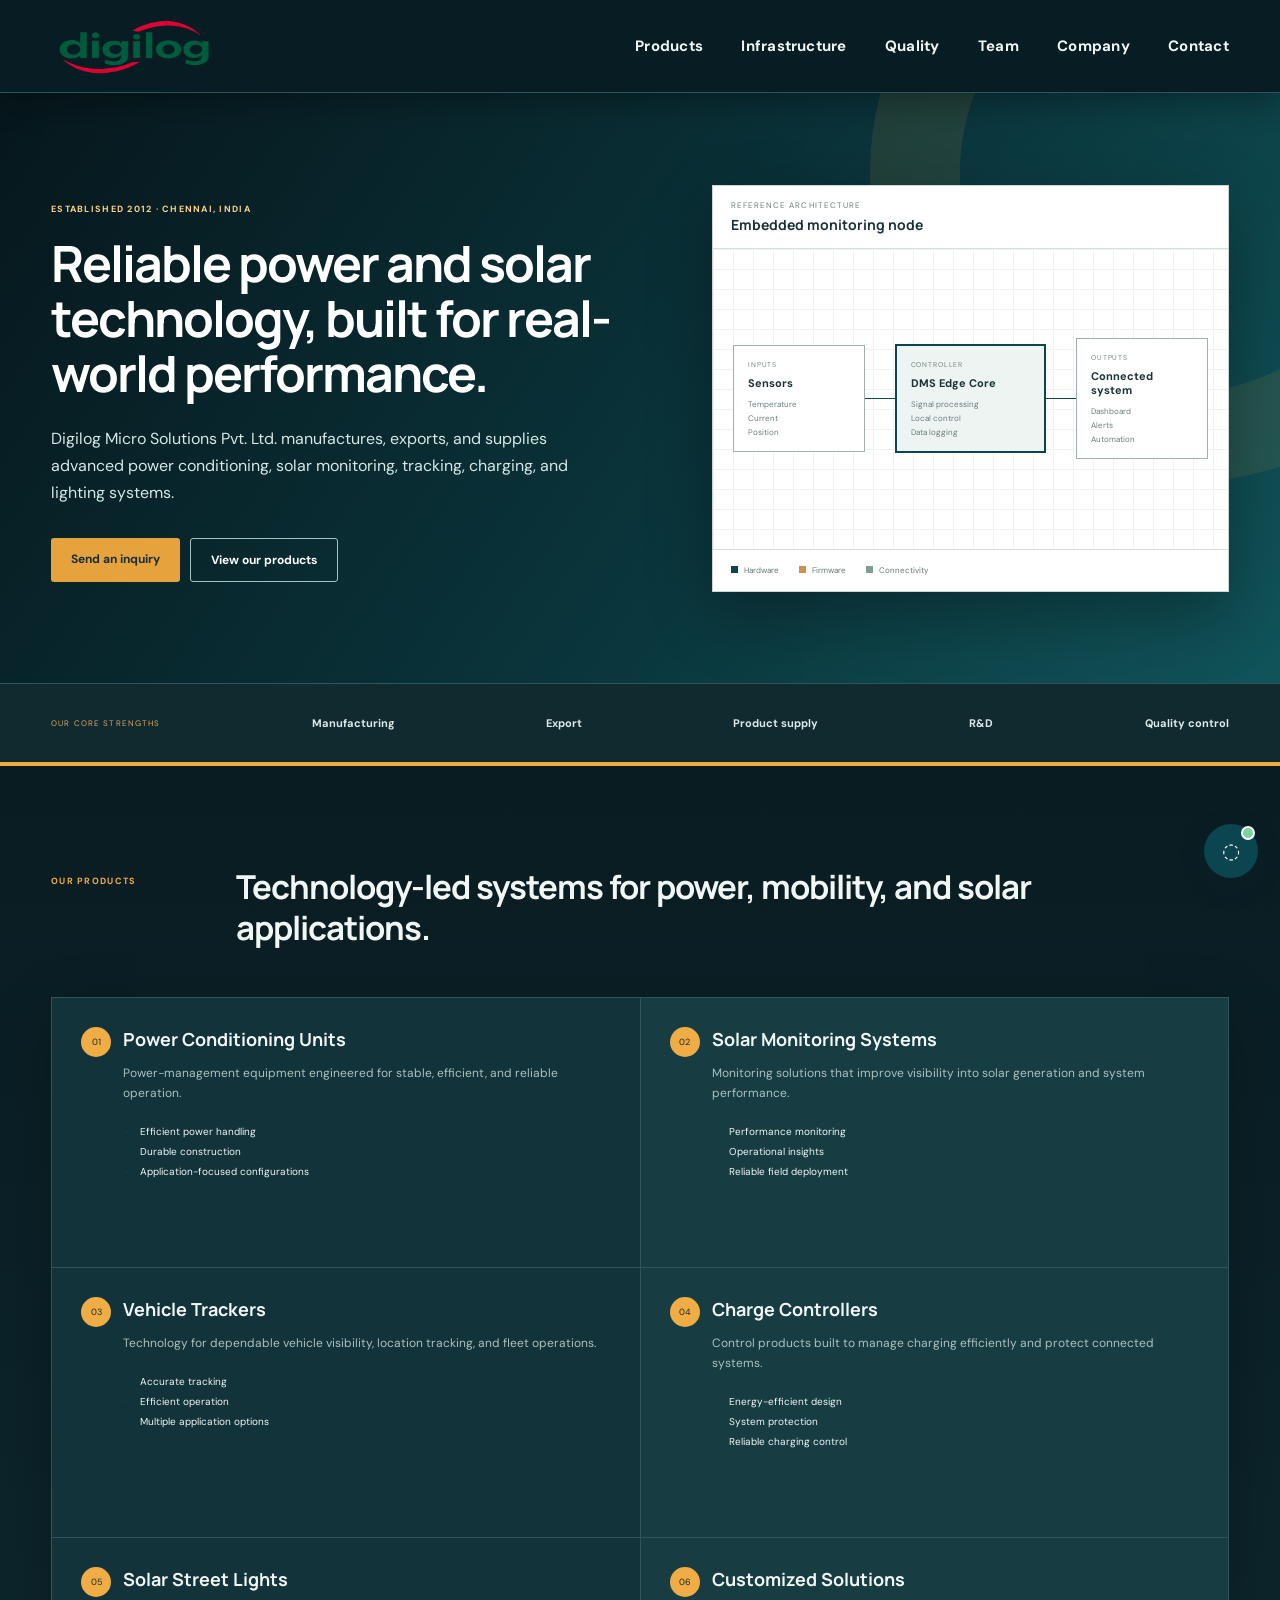
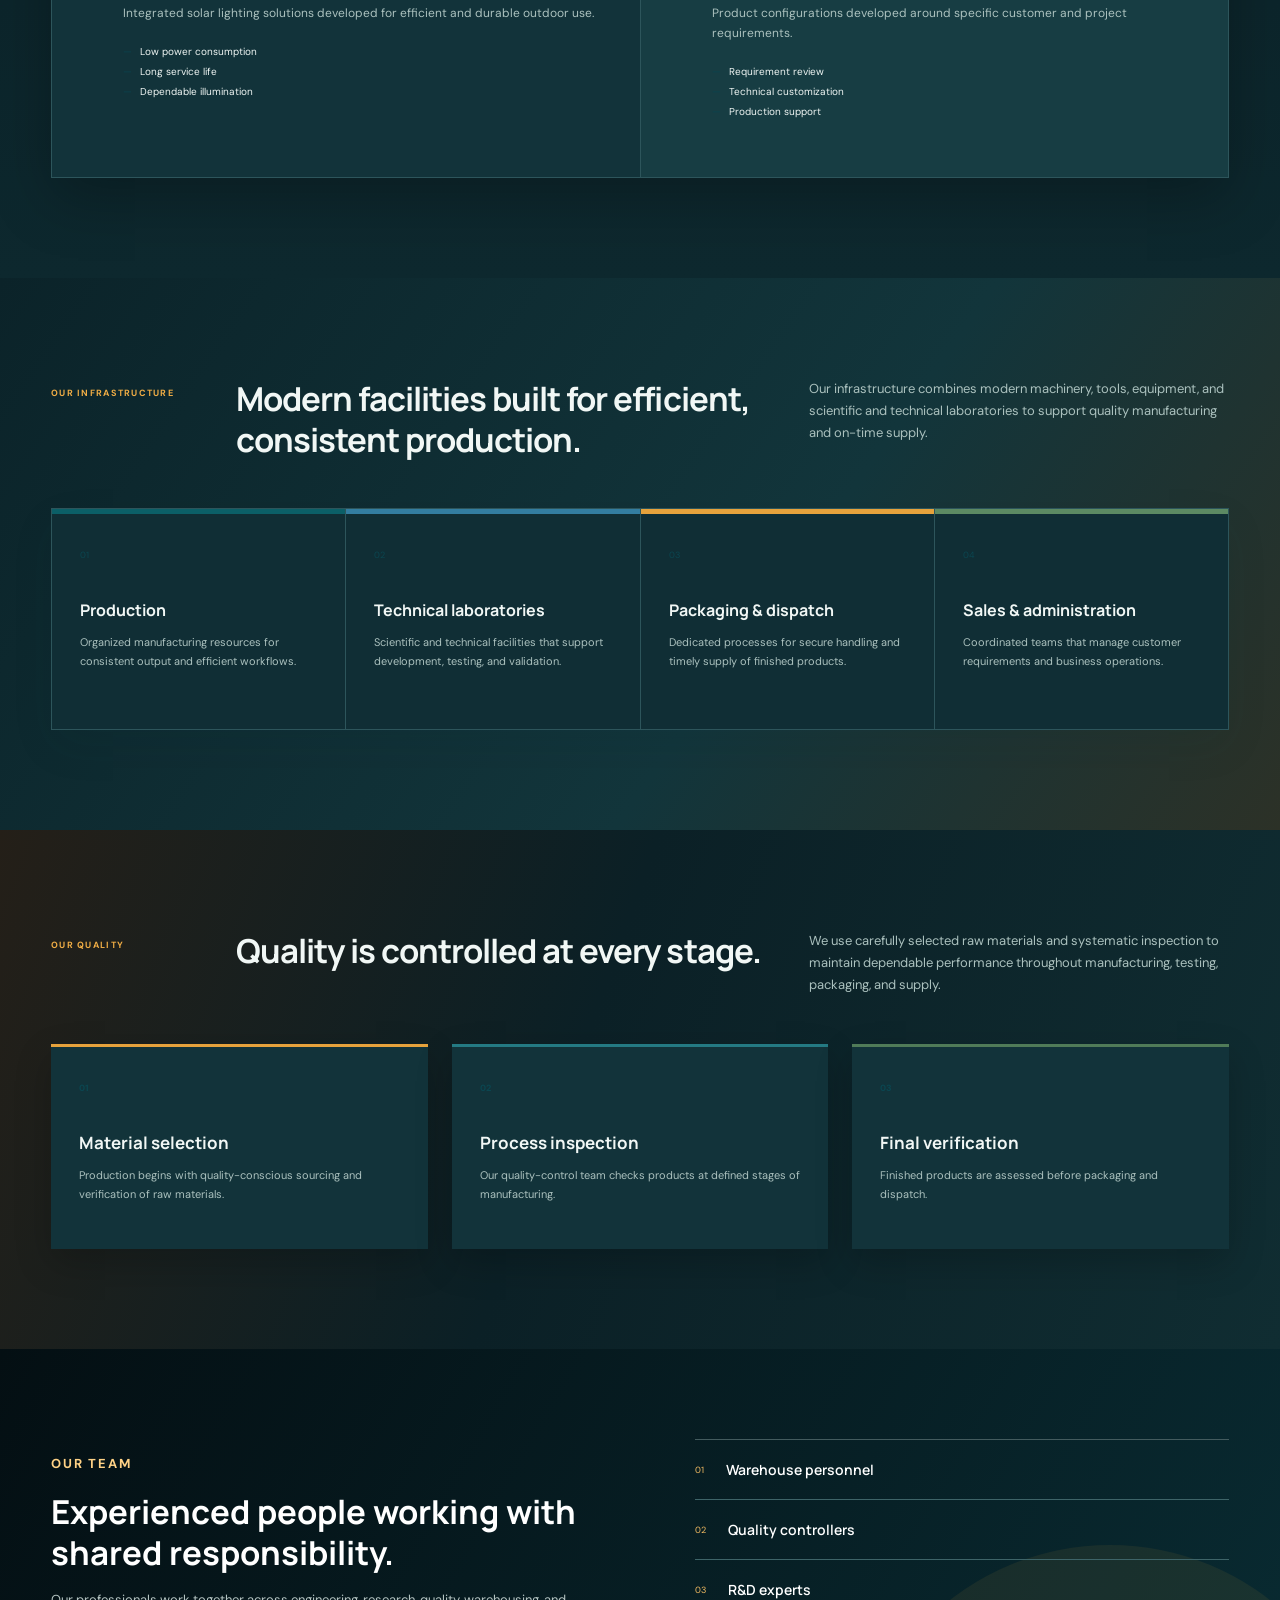
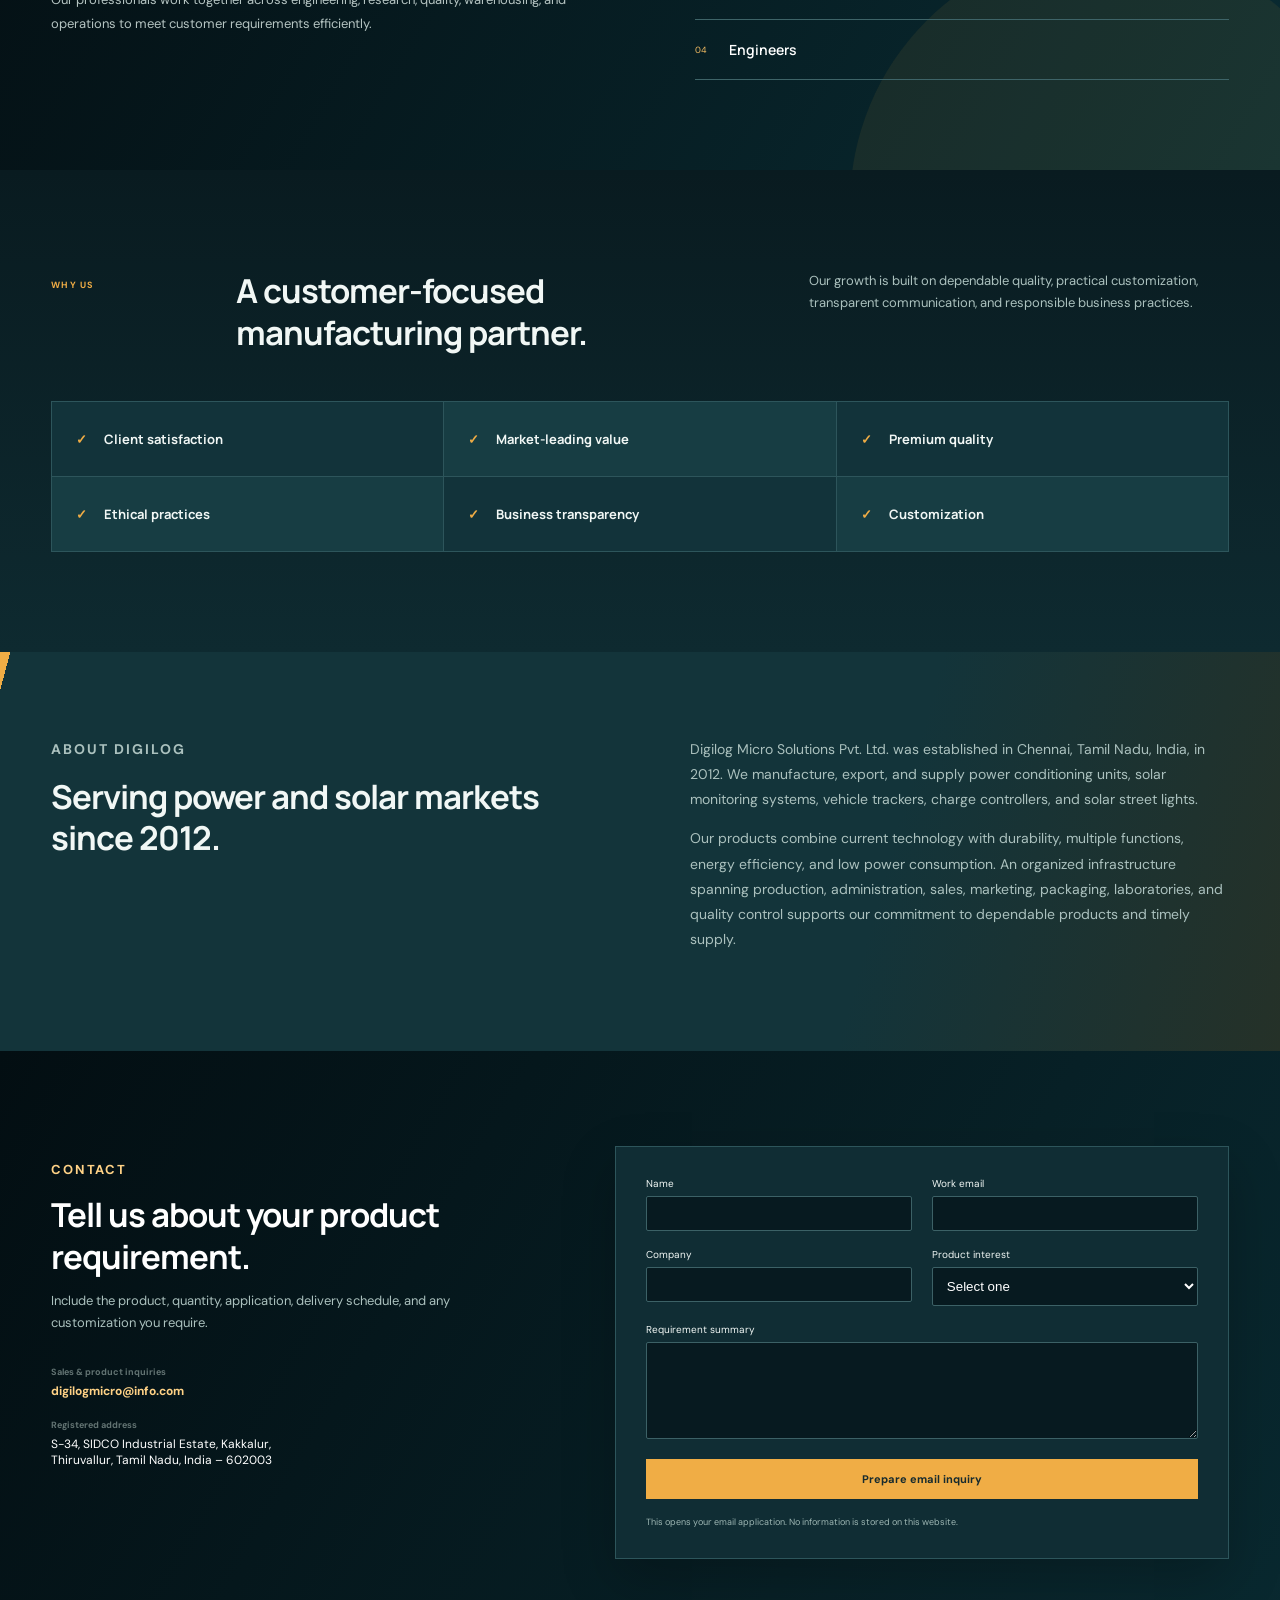
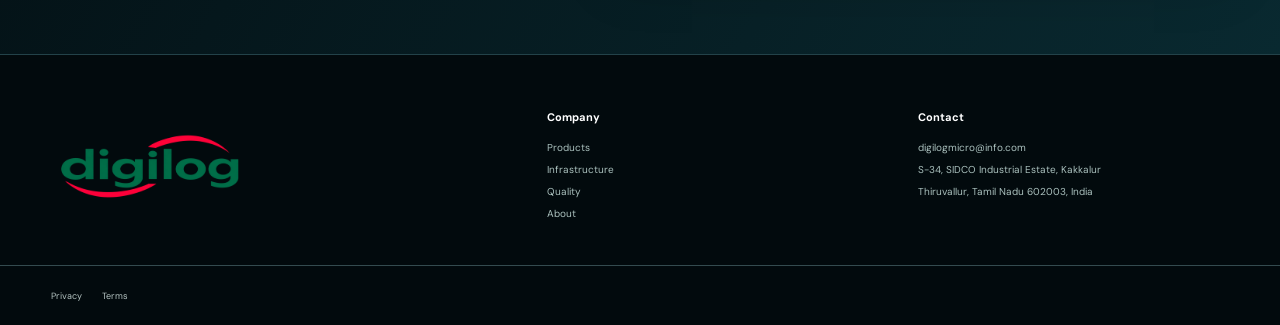
<file: index.html>
<!doctype html>
<html lang="en">
<head>
  <meta charset="UTF-8">
  <meta name="viewport" content="width=device-width, initial-scale=1.0">
  <meta name="description" content="Digilog Micro Solutions Pvt. Ltd. manufactures and supplies power conditioning units, solar monitoring systems, vehicle trackers, charge controllers, and solar street lights.">
  <link rel="canonical" href="https://digilog.site/">
  <title>Digilog Micro Solutions Pvt. Ltd. | Solar & Power Electronics</title>
  <script type="application/ld+json">{"@context":"https://schema.org","@type":"Organization","name":"Digilog Micro Solutions Private Limited","url":"https://digilog.site/","email":"digilogmicro@info.com","foundingDate":"2012","address":{"@type":"PostalAddress","streetAddress":"S-34, SIDCO Industrial Estate, Kakkalur","addressLocality":"Thiruvallur","addressRegion":"Tamil Nadu","postalCode":"602003","addressCountry":"IN"}}</script>
  <link rel="preconnect" href="https://fonts.googleapis.com">
  <link rel="preconnect" href="https://fonts.gstatic.com" crossorigin>
  <link href="https://fonts.googleapis.com/css2?family=DM+Sans:wght@400;500;600;700&family=Manrope:wght@600;700;800&display=swap" rel="stylesheet">
  <link rel="stylesheet" href="styles.css">
  <link rel="stylesheet" href="company.css"><link rel="stylesheet" href="responsive-fixes.css?v=4"><link rel="stylesheet" href="company-sections.css?v=8">
<link rel="stylesheet" href="chat.css"></head>
<body class="business-site">
  <header class="site-header">
    <div class="container main-nav">
      <a class="business-logo" href="index.html" aria-label="Digilog Micro Solutions home"><img src="assets/digilog-logo-ai.png" alt="Digilog"></a>
      <nav id="site-navigation"><a href="#products">Products</a><a href="#infrastructure">Infrastructure</a><a href="#quality">Quality</a><a href="#team">Team</a><a href="#company">Company</a><a href="#contact">Contact</a></nav>
      <button class="nav-toggle" aria-label="Toggle navigation" aria-expanded="false">Menu</button>
    </div>
  </header>

  <main>
    <section class="business-hero">
      <div class="container hero-layout">
        <div class="hero-content">
          <p class="overline">ESTABLISHED 2012 · CHENNAI, INDIA</p>
          <h1>Reliable power and solar technology, built for real-world performance.</h1>
          <p class="hero-summary">Digilog Micro Solutions Pvt. Ltd. manufactures, exports, and supplies advanced power conditioning, solar monitoring, tracking, charging, and lighting systems.</p>
          <div class="hero-actions"><a class="primary-action" href="#contact">Send an inquiry</a><a class="secondary-action" href="#products">View our products</a></div>
        </div>
        <div class="engineering-panel" aria-label="Embedded system architecture diagram">
          <div class="panel-header"><span>REFERENCE ARCHITECTURE</span><span>Embedded monitoring node</span></div>
          <div class="system-diagram">
            <div class="diagram-block inputs"><small>INPUTS</small><strong>Sensors</strong><span>Temperature</span><span>Current</span><span>Position</span></div>
            <div class="diagram-line line-one"></div>
            <div class="diagram-block controller"><small>CONTROLLER</small><strong>DMS Edge Core</strong><span>Signal processing</span><span>Local control</span><span>Data logging</span></div>
            <div class="diagram-line line-two"></div>
            <div class="diagram-block outputs"><small>OUTPUTS</small><strong>Connected system</strong><span>Dashboard</span><span>Alerts</span><span>Automation</span></div>
          </div>
          <div class="panel-footer"><span><i></i> Hardware</span><span><i></i> Firmware</span><span><i></i> Connectivity</span></div>
        </div>
      </div>
    </section>

    <section class="client-strip"><div class="container"><span>OUR CORE STRENGTHS</span><strong>Manufacturing</strong><strong>Export</strong><strong>Product supply</strong><strong>R&amp;D</strong><strong>Quality control</strong></div></section>

    <section class="business-section container" id="products">
      <div class="section-intro product-intro"><p class="section-label">OUR PRODUCTS</p><h2>Technology-led systems for power, mobility, and solar applications.</h2></div>
      <div class="service-list">
        <article><span class="service-number">01</span><div><h3>Power Conditioning Units</h3><p>Power-management equipment engineered for stable, efficient, and reliable operation.</p><ul><li>Efficient power handling</li><li>Durable construction</li><li>Application-focused configurations</li></ul></div></article>
        <article><span class="service-number">02</span><div><h3>Solar Monitoring Systems</h3><p>Monitoring solutions that improve visibility into solar generation and system performance.</p><ul><li>Performance monitoring</li><li>Operational insights</li><li>Reliable field deployment</li></ul></div></article>
        <article><span class="service-number">03</span><div><h3>Vehicle Trackers</h3><p>Technology for dependable vehicle visibility, location tracking, and fleet operations.</p><ul><li>Accurate tracking</li><li>Efficient operation</li><li>Multiple application options</li></ul></div></article>
        <article><span class="service-number">04</span><div><h3>Charge Controllers</h3><p>Control products built to manage charging efficiently and protect connected systems.</p><ul><li>Energy-efficient design</li><li>System protection</li><li>Reliable charging control</li></ul></div></article>
        <article><span class="service-number">05</span><div><h3>Solar Street Lights</h3><p>Integrated solar lighting solutions developed for efficient and durable outdoor use.</p><ul><li>Low power consumption</li><li>Long service life</li><li>Dependable illumination</li></ul></div></article>
        <article><span class="service-number">06</span><div><h3>Customized Solutions</h3><p>Product configurations developed around specific customer and project requirements.</p><ul><li>Requirement review</li><li>Technical customization</li><li>Production support</li></ul></div></article>
      </div>
    </section>

    <section class="business-section approach-section" id="infrastructure">
      <div class="container"><div class="section-intro compact"><p class="section-label">OUR INFRASTRUCTURE</p><h2>Modern facilities built for efficient, consistent production.</h2><p>Our infrastructure combines modern machinery, tools, equipment, and scientific and technical laboratories to support quality manufacturing and on-time supply.</p></div><div class="capability-grid"><article><span>01</span><h3>Production</h3><p>Organized manufacturing resources for consistent output and efficient workflows.</p></article><article><span>02</span><h3>Technical laboratories</h3><p>Scientific and technical facilities that support development, testing, and validation.</p></article><article><span>03</span><h3>Packaging &amp; dispatch</h3><p>Dedicated processes for secure handling and timely supply of finished products.</p></article><article><span>04</span><h3>Sales &amp; administration</h3><p>Coordinated teams that manage customer requirements and business operations.</p></article></div></div>
    </section>

    <section class="business-section container" id="quality">
      <div class="section-intro compact"><p class="section-label">OUR QUALITY</p><h2>Quality is controlled at every stage.</h2><p>We use carefully selected raw materials and systematic inspection to maintain dependable performance throughout manufacturing, testing, packaging, and supply.</p></div>
      <div class="quality-layout"><div><strong>01</strong><h3>Material selection</h3><p>Production begins with quality-conscious sourcing and verification of raw materials.</p></div><div><strong>02</strong><h3>Process inspection</h3><p>Our quality-control team checks products at defined stages of manufacturing.</p></div><div><strong>03</strong><h3>Final verification</h3><p>Finished products are assessed before packaging and dispatch.</p></div></div>
    </section>

    <section class="team-section" id="team"><div class="container team-layout"><div><p class="section-label">OUR TEAM</p><h2>Experienced people working with shared responsibility.</h2><p>Our professionals work together across engineering, research, quality, warehousing, and operations to meet customer requirements efficiently.</p></div><ul><li><span>01</span>Warehouse personnel</li><li><span>02</span>Quality controllers</li><li><span>03</span>R&amp;D experts</li><li><span>04</span>Engineers</li></ul></div></section>

    <section class="business-section container" id="why-us"><div class="section-intro compact"><p class="section-label">WHY US</p><h2>A customer-focused manufacturing partner.</h2><p>Our growth is built on dependable quality, practical customization, transparent communication, and responsible business practices.</p></div><div class="why-grid"><span>Client satisfaction</span><span>Market-leading value</span><span>Premium quality</span><span>Ethical practices</span><span>Business transparency</span><span>Customization</span></div></section>

    <section class="company-block" id="company"><div class="container company-layout"><div><p class="section-label">ABOUT DIGILOG</p><h2>Serving power and solar markets since 2012.</h2></div><div><p>Digilog Micro Solutions Pvt. Ltd. was established in Chennai, Tamil Nadu, India, in 2012. We manufacture, export, and supply power conditioning units, solar monitoring systems, vehicle trackers, charge controllers, and solar street lights.</p><p>Our products combine current technology with durability, multiple functions, energy efficiency, and low power consumption. An organized infrastructure spanning production, administration, sales, marketing, packaging, laboratories, and quality control supports our commitment to dependable products and timely supply.</p></div></div></section>

    <section class="contact-section" id="contact">
      <div class="container contact-layout"><div><p class="section-label">CONTACT</p><h2>Tell us about your product requirement.</h2><p>Include the product, quantity, application, delivery schedule, and any customization you require.</p><dl><dt>Sales &amp; product inquiries</dt><dd><a href="mailto:digilogmicro@info.com">digilogmicro@info.com</a></dd><dt>Registered address</dt><dd>S-34, SIDCO Industrial Estate, Kakkalur,<br>Thiruvallur, Tamil Nadu, India – 602003</dd></dl></div><form id="contact-form"><label>Name<input required name="name" autocomplete="name"></label><label>Work email<input required type="email" name="email" autocomplete="email"></label><label>Company<input name="company" autocomplete="organization"></label><label>Product interest<select required name="interest"><option value="">Select one</option><option>Power Conditioning Unit</option><option>Solar Monitoring System</option><option>Vehicle Tracker</option><option>Charge Controller</option><option>Solar Street Light</option><option>Customized Solution</option></select></label><label>Requirement summary<textarea required name="message" rows="5"></textarea></label><a class="email-submit" id="email-submit" href="mailto:digilogmicro@info.com">Prepare email inquiry</a><small>This opens your email application. No information is stored on this website.</small></form></div>
    </section>
  </main>

  <footer class="business-footer"><div class="container footer-top"><a class="business-logo footer-logo" href="index.html" aria-label="Digilog Micro Solutions home"><img src="assets/digilog-logo-ai.png" alt="Digilog"></a><div><strong>Company</strong><a href="#products">Products</a><a href="#infrastructure">Infrastructure</a><a href="#quality">Quality</a><a href="#company">About</a></div><div><strong>Contact</strong><a href="mailto:digilogmicro@info.com">digilogmicro@info.com</a><span>S-34, SIDCO Industrial Estate, Kakkalur</span><span>Thiruvallur, Tamil Nadu 602003, India</span></div></div><div class="container footer-bottom-business"><div><a href="privacy.html">Privacy</a><a href="terms.html">Terms</a></div></div></footer>
  <script src="company.js"></script>
<script src="chat.js"></script></body>
</html>
</file>
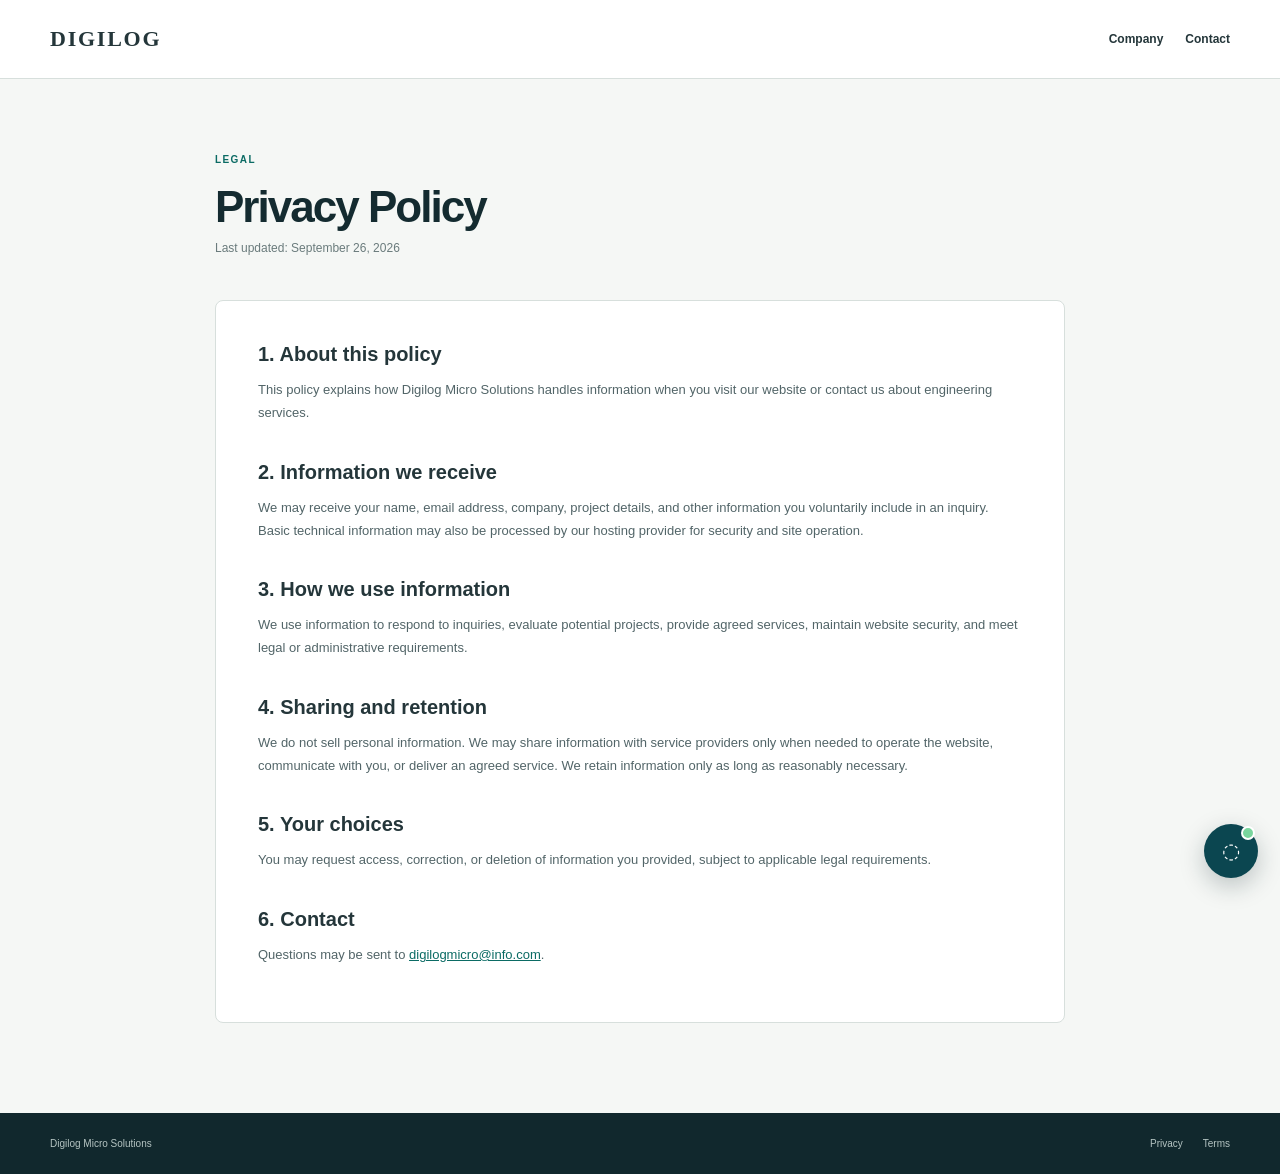
<file: privacy.html>
<!doctype html><html lang="en"><head><meta charset="UTF-8"><meta name="viewport" content="width=device-width,initial-scale=1"><meta name="description" content="Digilog Micro Solutions privacy policy."><title>Privacy Policy | Digilog Micro Solutions</title><link rel="stylesheet" href="styles.css"><link rel="stylesheet" href="legal.css"><link rel="stylesheet" href="chat.css"><link rel="canonical" href="https://digilog.site/privacy.html"></head><body class="legal-page"><header class="legal-header"><div class="container"><a class="brand" href="index.html"><span>DIGILOG</span></a><nav><a href="index.html">Company</a><a href="index.html#contact">Contact</a></nav></div></header><main class="container legal-main"><span>LEGAL</span><h1>Privacy Policy</h1><p class="legal-updated">Last updated: September 26, 2026</p><article class="legal-card"><h2>1. About this policy</h2><p>This policy explains how Digilog Micro Solutions handles information when you visit our website or contact us about engineering services.</p><h2>2. Information we receive</h2><p>We may receive your name, email address, company, project details, and other information you voluntarily include in an inquiry. Basic technical information may also be processed by our hosting provider for security and site operation.</p><h2>3. How we use information</h2><p>We use information to respond to inquiries, evaluate potential projects, provide agreed services, maintain website security, and meet legal or administrative requirements.</p><h2>4. Sharing and retention</h2><p>We do not sell personal information. We may share information with service providers only when needed to operate the website, communicate with you, or deliver an agreed service. We retain information only as long as reasonably necessary.</p><h2>5. Your choices</h2><p>You may request access, correction, or deletion of information you provided, subject to applicable legal requirements.</p><h2>6. Contact</h2><p>Questions may be sent to <a href="mailto:digilogmicro@info.com">digilogmicro@info.com</a>.</p></article></main><footer class="legal-footer"><div class="container"><span>Digilog Micro Solutions</span><div><a href="privacy.html">Privacy</a><a href="terms.html">Terms</a></div></div></footer><script src="chat.js"></script></body></html>
</file>
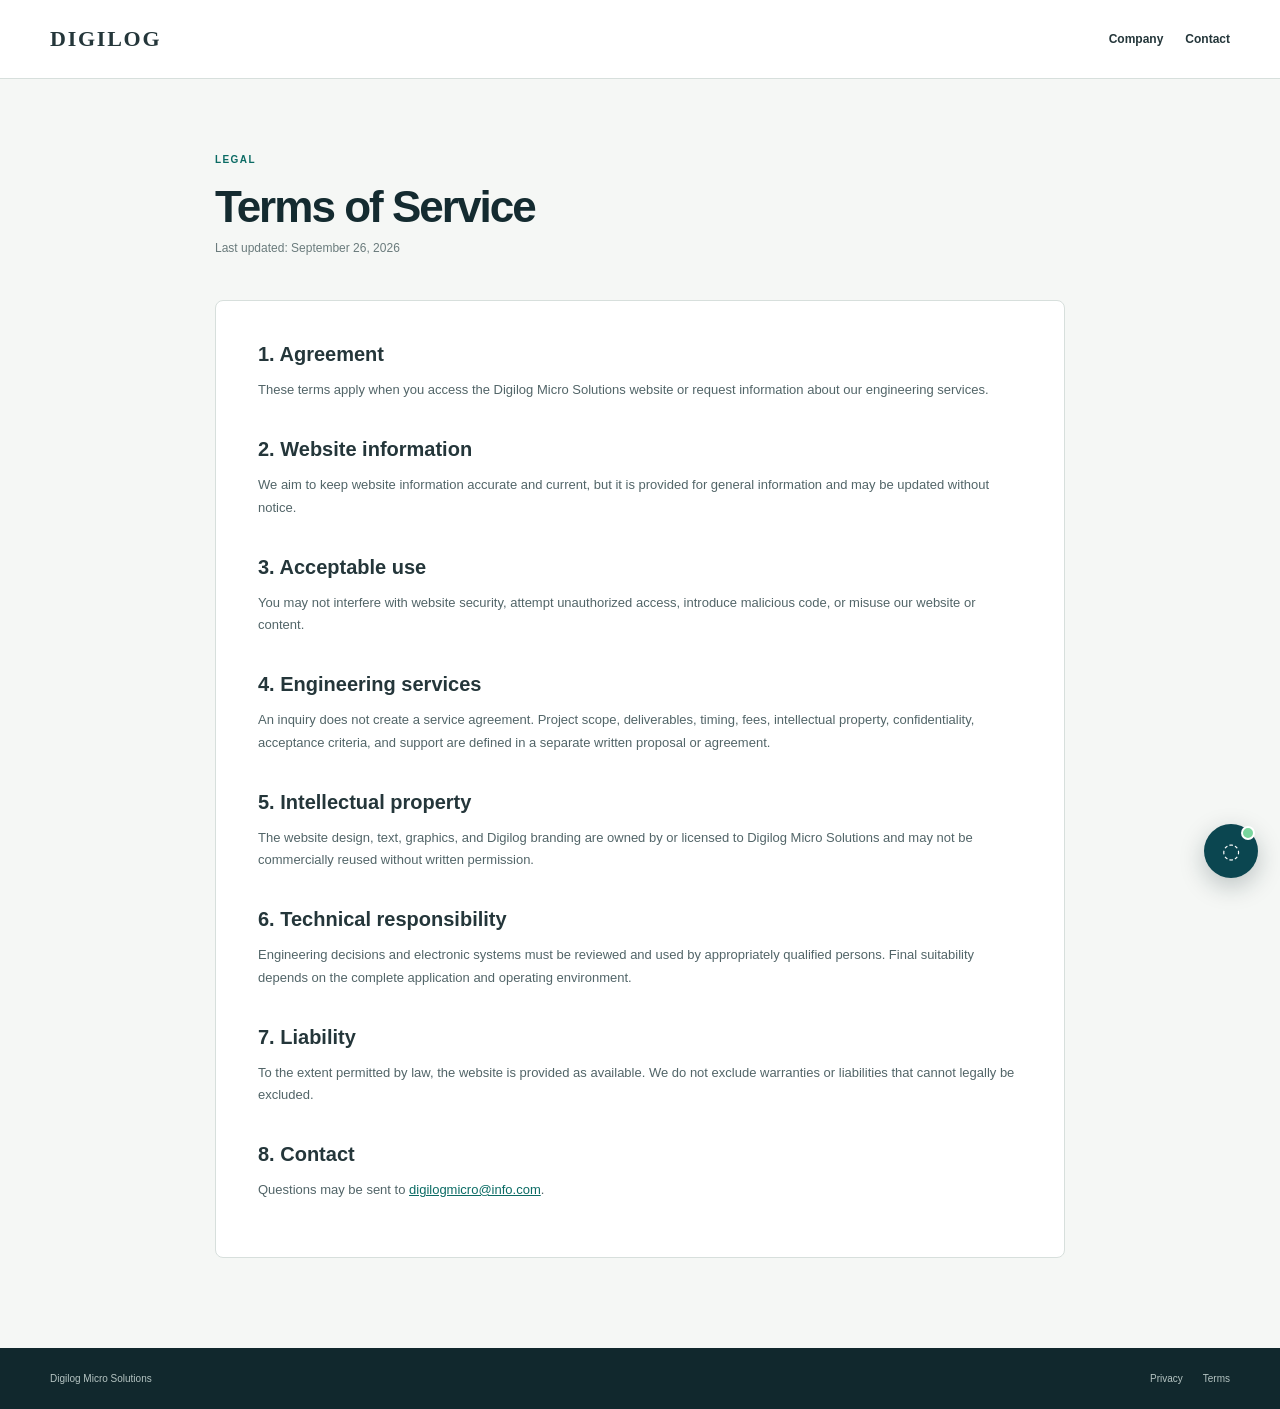
<file: terms.html>
<!doctype html><html lang="en"><head><meta charset="UTF-8"><meta name="viewport" content="width=device-width,initial-scale=1"><meta name="description" content="Digilog Micro Solutions website terms."><title>Terms of Service | Digilog Micro Solutions</title><link rel="stylesheet" href="styles.css"><link rel="stylesheet" href="legal.css"><link rel="stylesheet" href="chat.css"><link rel="canonical" href="https://digilog.site/terms.html"></head><body class="legal-page"><header class="legal-header"><div class="container"><a class="brand" href="index.html"><span>DIGILOG</span></a><nav><a href="index.html">Company</a><a href="index.html#contact">Contact</a></nav></div></header><main class="container legal-main"><span>LEGAL</span><h1>Terms of Service</h1><p class="legal-updated">Last updated: September 26, 2026</p><article class="legal-card"><h2>1. Agreement</h2><p>These terms apply when you access the Digilog Micro Solutions website or request information about our engineering services.</p><h2>2. Website information</h2><p>We aim to keep website information accurate and current, but it is provided for general information and may be updated without notice.</p><h2>3. Acceptable use</h2><p>You may not interfere with website security, attempt unauthorized access, introduce malicious code, or misuse our website or content.</p><h2>4. Engineering services</h2><p>An inquiry does not create a service agreement. Project scope, deliverables, timing, fees, intellectual property, confidentiality, acceptance criteria, and support are defined in a separate written proposal or agreement.</p><h2>5. Intellectual property</h2><p>The website design, text, graphics, and Digilog branding are owned by or licensed to Digilog Micro Solutions and may not be commercially reused without written permission.</p><h2>6. Technical responsibility</h2><p>Engineering decisions and electronic systems must be reviewed and used by appropriately qualified persons. Final suitability depends on the complete application and operating environment.</p><h2>7. Liability</h2><p>To the extent permitted by law, the website is provided as available. We do not exclude warranties or liabilities that cannot legally be excluded.</p><h2>8. Contact</h2><p>Questions may be sent to <a href="mailto:digilogmicro@info.com">digilogmicro@info.com</a>.</p></article></main><footer class="legal-footer"><div class="container"><span>Digilog Micro Solutions</span><div><a href="privacy.html">Privacy</a><a href="terms.html">Terms</a></div></div></footer><script src="chat.js"></script></body></html>
</file>
<file: styles.css>
:root{--ink:#14272c;--navy:#10272b;--teal:#0b6b64;--mint:#bde8d6;--lime:#dafa7a;--cream:#f7f4eb;--sand:#eee8da;--orange:#ff8b5c;--white:#fff;--muted:#67777a;--line:#dce3df;--shadow:0 18px 45px rgba(15,42,45,.12)}*{box-sizing:border-box}html{scroll-behavior:smooth}body{margin:0;color:var(--ink);background:#fff;font-family:'DM Sans',sans-serif}button,input{font:inherit}button,a{color:inherit}a{text-decoration:none}.container{width:min(1180px,calc(100% - 48px));margin:auto}.announcement{height:34px;background:var(--navy);color:#e7f2ee;text-align:center;font-size:12px;line-height:34px;letter-spacing:.04em}.announcement span{color:var(--lime);margin:0 12px}header{background:#fff;border-bottom:1px solid var(--line);position:sticky;top:0;z-index:20}.header-main{height:78px;display:flex;align-items:center;gap:34px}.brand{display:flex;align-items:center;gap:10px;font:800 22px 'Manrope';letter-spacing:.08em}.brand-mark{display:grid;place-items:center;width:35px;height:35px;border-radius:10px 10px 10px 2px;background:var(--teal);color:var(--lime);font-size:19px}.search{display:flex;flex:1;max-width:580px;height:44px;border:1px solid #cfd9d6;border-radius:9px;background:#f8faf9;overflow:hidden}.search input{border:0;background:transparent;outline:0;padding:0 16px;flex:1;font-size:14px}.search button{border:0;background:transparent;width:52px;font-size:26px;cursor:pointer}.header-actions{display:flex;gap:18px;margin-left:auto}.action-button{position:relative;border:0;background:transparent;display:grid;place-items:center;gap:2px;cursor:pointer}.action-button span{font-size:22px;line-height:22px}.action-button small{font-size:11px}.action-button b{position:absolute;top:-5px;right:1px;background:var(--orange);color:white;border-radius:20px;min-width:17px;height:17px;font-size:10px;display:grid;place-items:center}.nav{height:45px;display:flex;align-items:center;justify-content:space-between;font-size:13px;font-weight:600}.nav a:hover,.sale-link{color:var(--teal)}.sale-link{background:#e7f5ef;border-radius:20px;padding:7px 13px}.menu-button{display:none}.hero{min-height:570px;margin-top:24px;border-radius:22px;overflow:hidden;background:linear-gradient(115deg,#0b625e,#114643);display:grid;grid-template-columns:1.04fr .96fr;color:white}.hero-copy{padding:80px 0 62px 70px;position:relative;z-index:2}.eyebrow{display:block;font-weight:700;font-size:12px;letter-spacing:.14em;color:var(--lime);margin-bottom:16px}.eyebrow.dark{color:var(--teal)}h1,h2,h3{font-family:'Manrope',sans-serif}h1{font-size:59px;line-height:1.03;margin:0 0 24px;letter-spacing:-.045em}.hero-copy>p{font-size:17px;line-height:1.65;color:#d5e7e2;max-width:500px}.hero-buttons{display:flex;gap:12px;margin-top:31px}.button{min-height:48px;padding:0 22px;border:0;border-radius:8px;display:inline-flex;align-items:center;justify-content:center;gap:22px;font-weight:700;font-size:13px;cursor:pointer}.primary{background:var(--lime);color:var(--ink)}.ghost{border:1px solid rgba(255,255,255,.45);color:white}.hero-proof{display:flex;gap:12px;align-items:center;margin-top:52px}.avatars{display:flex}.avatars i{width:30px;height:30px;border-radius:50%;border:2px solid #17645f;background:linear-gradient(140deg,#f3b391,#7e3f2f);margin-left:-7px}.avatars i:first-child{margin:0;background:linear-gradient(140deg,#d7a474,#32211b)}.avatars i:last-child{background:linear-gradient(140deg,#d79b8d,#55322c)}.hero-proof strong,.hero-proof span{display:block}.hero-proof strong{font-size:12px}.hero-proof span{font-size:11px;color:#b9d3cd}.hero-visual{position:relative;background:radial-gradient(circle at 50% 50%,rgba(218,250,122,.16),transparent 55%)}.board{position:absolute;z-index:3;width:290px;height:310px;border-radius:18px;left:50%;top:50%;transform:translate(-48%,-48%) rotate(8deg);background:linear-gradient(145deg,#32a89d,#0b7770);box-shadow:0 45px 60px rgba(0,0,0,.3),inset 0 0 0 3px rgba(255,255,255,.1)}.board:after{content:'';position:absolute;inset:18px;border:1px solid rgba(218,250,122,.3);border-radius:10px}.board-label{position:absolute;z-index:2;top:45px;left:40px;font:700 13px 'Manrope';letter-spacing:.12em}.chip{position:absolute;z-index:2;left:92px;top:112px;width:105px;height:105px;background:#14373a;border-radius:8px;box-shadow:0 8px 15px rgba(0,0,0,.25)}.chip:after{content:'DL-32';display:grid;place-items:center;height:100%;font-size:11px;color:#78908e;letter-spacing:.1em}.chip i{position:absolute;width:7px;height:20px;background:#d1b975;top:-15px}.chip i:nth-child(1){left:18px}.chip i:nth-child(2){left:45px}.chip i:nth-child(3){left:73px}.chip i:nth-child(4){left:99px}.port{position:absolute;width:62px;height:35px;background:#c7d0cb;bottom:-13px;left:110px;border-radius:5px}.pin-row{position:absolute;width:10px;height:225px;top:48px;background:repeating-linear-gradient(to bottom,#d6bd76 0 7px,transparent 7px 15px)}.pin-row.top{left:22px}.pin-row.bottom{right:22px}.led{position:absolute;z-index:4;width:8px;height:8px;border-radius:50%;background:var(--lime);box-shadow:0 0 12px var(--lime)}.l1{right:48px;top:62px}.l2{right:48px;top:80px}.l3{right:48px;top:98px;background:var(--orange)}.orbit{position:absolute;border:1px solid rgba(255,255,255,.1);border-radius:50%}.orbit-one{width:480px;height:480px;left:30px;top:42px}.orbit-two{width:360px;height:360px;left:90px;top:100px}.float-card{position:absolute;z-index:6;background:#fff;color:var(--ink);box-shadow:var(--shadow);border-radius:10px;padding:12px 15px;display:flex;align-items:center;gap:10px}.float-card>span{width:32px;height:32px;display:grid;place-items:center;border-radius:8px;background:#e8f6f0;color:var(--teal)}.float-card small,.float-card strong{display:block}.float-card small{font-size:8px;letter-spacing:.1em;color:#879290}.float-card strong{font-size:11px;margin-top:3px}.fc-one{left:10px;top:105px}.fc-two{right:30px;bottom:100px}.benefits{border-bottom:1px solid var(--line);background:#fff}.benefit-grid{min-height:98px;display:grid;grid-template-columns:repeat(4,1fr);align-items:center}.benefit-grid>div{display:flex;align-items:center;justify-content:center;gap:14px;border-right:1px solid var(--line)}.benefit-grid>div:last-child{border:0}.benefit-grid>div>span{color:var(--teal);font-size:26px}.benefit-grid p{margin:0}.benefit-grid strong,.benefit-grid small{display:block}.benefit-grid strong{font-size:13px}.benefit-grid small{font-size:11px;color:var(--muted);margin-top:4px}.section{padding-top:88px;padding-bottom:90px}.section-heading{display:flex;justify-content:space-between;align-items:flex-end;margin-bottom:34px}.section-heading h2,.newsletter h2{font-size:34px;letter-spacing:-.035em;margin:0}.section-heading>a{font-size:13px;font-weight:700;border-bottom:1px solid var(--ink);padding-bottom:4px}.category-grid{display:grid;grid-template-columns:repeat(5,1fr);gap:15px}.category{border:1px solid var(--line);border-radius:12px;padding:12px 12px 18px;transition:.2s}.category:hover{transform:translateY(-5px);box-shadow:var(--shadow)}.category-art{height:170px;border-radius:8px;display:grid;place-items:center;position:relative;overflow:hidden}.c1 .category-art{background:#e2f1ec}.c2 .category-art{background:#eef2d6}.c3 .category-art{background:#f7e4d9}.c4 .category-art{background:#e7e9f2}.c5 .category-art{background:#e2ecef}.category strong,.category small{display:block}.category strong{font:700 14px 'Manrope';margin:14px 5px 5px}.category small{font-size:11px;color:var(--muted);margin-left:5px}.mini-board{width:86px;height:112px;background:#19887d;border-radius:8px;transform:rotate(8deg);box-shadow:10px 12px 24px #769d8b}.mini-board:after{content:'';position:absolute;width:45px;height:45px;background:#153438;left:21px;top:32px;border-radius:4px}.sensor-eye{width:95px;height:75px;background:#2f9a90;border-radius:7px;box-shadow:8px 10px 22px #8e9f79}.sensor-eye:before,.sensor-eye:after{content:'';position:absolute;width:31px;height:31px;border:6px solid #bfc7bd;background:#435458;border-radius:50%;top:19px}.sensor-eye:before{left:9px}.sensor-eye:after{right:9px}.motor{width:76px;height:100px;border-radius:10px;background:linear-gradient(90deg,#9da8a7,#edf0ed,#879292);box-shadow:10px 13px 24px #b8a495}.motor:before{content:'';position:absolute;width:25px;height:48px;background:#d1d4cd;top:-29px;left:26px;border-radius:6px}.meter{width:110px;height:145px;border-radius:12px;background:#eaa040;color:#bce97a;display:grid;place-items:center;font:700 13px monospace;box-shadow:10px 13px 24px #aaa9b8}.meter:before{content:'';position:absolute;width:75px;height:45px;background:#22383b;top:24px;left:18px;border-radius:5px}.iron{width:25px;height:125px;border-radius:20px 20px 4px 4px;background:linear-gradient(#344345 0 35%,#e98151 35% 75%,#adb5b2 75%);transform:rotate(35deg);box-shadow:16px 13px 20px #9caaad}.products-section{background:var(--cream)}.product-tabs{display:flex;gap:8px}.product-tabs button{border:0;background:transparent;padding:8px 15px;border-radius:20px;font-size:12px;font-weight:600;cursor:pointer}.product-tabs .active{background:var(--navy);color:#fff}.product-grid{display:grid;grid-template-columns:repeat(4,1fr);gap:18px}.product-card{background:#fff;border-radius:12px;padding:11px;position:relative;transition:.2s;border:1px solid transparent}.product-card:hover{box-shadow:var(--shadow);transform:translateY(-4px)}.product-visual{height:225px;border-radius:9px;background:#eef1ec;display:grid;place-items:center;position:relative;overflow:hidden}.product-object{transform:scale(1.25)}.product-badge{position:absolute;left:10px;top:10px;border-radius:4px;padding:5px 8px;background:var(--orange);color:#fff;font-size:9px;font-weight:700;letter-spacing:.07em}.wishlist{position:absolute;right:12px;top:12px;z-index:2;width:32px;height:32px;border:0;border-radius:50%;background:white;font-size:18px;cursor:pointer}.wishlist.liked{color:#e35c57}.product-info{padding:15px 8px 9px}.stars{color:#e79838;font-size:11px;letter-spacing:1px}.stars span{color:#8a9795;margin-left:5px}.product-info h3{font:600 14px 'DM Sans';line-height:1.4;height:40px;margin:9px 0}.price-row{display:flex;justify-content:space-between;align-items:center}.price-row strong{font:800 16px 'Manrope'}.price-row del{font-size:11px;color:#899}.add-cart{width:35px;height:35px;border:0;border-radius:7px;background:var(--navy);color:var(--lime);font-size:20px;cursor:pointer}.product-chip{width:90px;height:100px;background:#16847a;border-radius:8px;box-shadow:8px 10px 18px #a6b6ad;position:relative}.product-chip:after{content:'';position:absolute;width:48px;height:48px;left:21px;top:24px;border-radius:5px;background:#18373b}.tool-meter{width:92px;height:145px;border-radius:12px;background:#e7a22f;box-shadow:8px 10px 18px #b4b2aa;position:relative}.tool-meter:before{content:'12.48';position:absolute;top:24px;left:16px;width:60px;height:38px;background:#263c3f;color:#bfea75;display:grid;place-items:center;font:700 13px monospace;border-radius:4px}.tool-meter:after{content:'';position:absolute;bottom:20px;left:31px;width:30px;height:30px;border:8px solid #273b3e;border-radius:50%}.range-sensor{width:120px;height:70px;background:#23978b;border-radius:8px;position:relative;box-shadow:8px 10px 18px #adb9ad}.range-sensor:before,.range-sensor:after{content:'';position:absolute;width:36px;height:36px;border-radius:50%;background:#465556;border:7px solid #ccd1ce;top:10px}.range-sensor:before{left:9px}.range-sensor:after{right:9px}.solder-station{width:115px;height:85px;background:#273a3c;border-radius:9px;box-shadow:8px 10px 18px #afb4af;position:relative}.solder-station:before{content:'350°';position:absolute;background:#172627;color:#f36f4d;left:14px;top:17px;width:47px;height:26px;border-radius:3px;display:grid;place-items:center;font:700 10px monospace}.solder-station:after{content:'';position:absolute;width:27px;height:27px;border:5px solid #999;border-radius:50%;right:13px;bottom:17px}.center{text-align:center;margin-top:40px}.outline{border:1px solid #aebbb7;background:transparent}.project-banner{min-height:390px;background:#143d3c;border-radius:18px;margin-top:90px;margin-bottom:90px;color:#fff;display:grid;grid-template-columns:1fr 1fr;overflow:hidden}.project-banner>div:first-child{padding:60px 0 55px 60px}.project-banner h2{font-size:42px;margin:0 0 16px}.project-banner p{color:#c5d9d4;line-height:1.6;max-width:490px}.light{background:#fff;color:var(--ink);margin-top:16px}.kit-art{position:relative;background:radial-gradient(circle,#1d5d58,transparent 67%)}.kit-board{position:absolute;width:230px;height:210px;border-radius:20px;background:#e6a251;left:43%;top:52%;transform:translate(-50%,-50%) rotate(-8deg);box-shadow:20px 25px 40px rgba(0,0,0,.25)}.kit-board b{position:absolute;left:28px;top:28px;color:#153f3e;font:800 25px/1 'Manrope'}.kit-board i{position:absolute;width:42px;height:42px;border-radius:8px;background:#173b3b;bottom:33px}.kit-board i:nth-child(2){left:27px}.kit-board i:nth-child(3){left:91px}.kit-board i:nth-child(4){left:155px}.bulb{position:absolute;right:56px;top:48px;width:85px;height:85px;border-radius:50%;background:var(--lime);color:#556b26;display:grid;place-items:center;font-size:34px;box-shadow:0 0 50px rgba(218,250,122,.35)}.wire{position:absolute;border:4px solid var(--lime);border-bottom:0;width:130px;height:100px;border-radius:80px 80px 0 0}.w1{left:20px;bottom:14px;transform:rotate(-20deg)}.w2{right:-25px;bottom:20px;transform:rotate(25deg)}.newsletter{background:#e5f1eb;padding:62px 0}.newsletter-inner{display:grid;grid-template-columns:1fr 1fr;align-items:center;gap:80px}.newsletter h2{font-size:29px}.newsletter p{font-size:13px;color:var(--muted)}.newsletter form>div{height:52px;display:flex;background:#fff;border-radius:8px;overflow:hidden}.newsletter input{border:0;outline:0;flex:1;padding:0 18px}.newsletter button{border:0;background:var(--lime);font-weight:700;padding:0 24px;cursor:pointer}.newsletter form small{display:block;color:#70807c;margin-top:9px;font-size:10px}footer{background:#10282b;color:#cfddda;padding-top:65px}.footer-grid{display:grid;grid-template-columns:1.6fr repeat(3,1fr);gap:75px;padding-bottom:60px}.light-brand{color:#fff}.footer-brand p{font-size:13px;line-height:1.65;max-width:270px}.socials{display:flex;gap:8px;margin-top:22px}.socials a{width:30px;height:30px;border:1px solid #53696a;border-radius:50%;display:grid;place-items:center;font-size:10px}.footer-grid h3{color:white;font-size:13px;margin:4px 0 20px}.footer-grid>div:not(:first-child) a,.footer-grid>div:not(:first-child) p{display:block;color:#aebfbd;font-size:12px;margin:0 0 13px}.footer-bottom{border-top:1px solid #314649;min-height:70px;display:flex;align-items:center;justify-content:space-between;font-size:10px;color:#8ea3a1}.footer-bottom div{display:flex;gap:25px}.cart-drawer{position:fixed;z-index:50;right:0;top:0;width:min(420px,100%);height:100%;background:#fff;transform:translateX(105%);transition:.3s;display:flex;flex-direction:column;box-shadow:-20px 0 50px rgba(0,0,0,.16)}.cart-drawer.open{transform:translateX(0)}.cart-head{display:flex;justify-content:space-between;align-items:center;padding:25px;border-bottom:1px solid var(--line)}.cart-head h2{margin:0;font-size:23px}.cart-close{border:0;background:transparent;font-size:30px;cursor:pointer}.cart-items{padding:20px;overflow:auto;flex:1}.empty-cart{text-align:center;color:var(--muted);padding:70px 20px}.cart-item{display:grid;grid-template-columns:55px 1fr auto;gap:12px;padding:13px 0;border-bottom:1px solid var(--line);align-items:center}.cart-thumb{height:55px;border-radius:7px;background:#e5efeb;display:grid;place-items:center;color:var(--teal);font-weight:800}.cart-item h4{font-size:12px;margin:0 0 5px}.cart-item small{color:var(--muted)}.remove-item{border:0;background:transparent;color:#a04a43;cursor:pointer}.cart-footer{padding:22px;border-top:1px solid var(--line)}.cart-footer>div{display:flex;justify-content:space-between;margin-bottom:18px}.checkout{width:100%}.overlay{position:fixed;z-index:40;inset:0;background:rgba(10,28,30,.45);opacity:0;pointer-events:none;transition:.3s}.overlay.show{opacity:1;pointer-events:auto}.toast{position:fixed;z-index:60;bottom:25px;left:50%;transform:translate(-50%,20px);background:var(--navy);color:#fff;padding:13px 20px;border-radius:8px;opacity:0;transition:.25s;font-size:13px}.toast.show{opacity:1;transform:translate(-50%,0)}@media(max-width:950px){.nav{overflow:auto;gap:25px;justify-content:flex-start}.nav a{white-space:nowrap}.hero{grid-template-columns:1fr}.hero-copy{padding:60px 50px}.hero-visual{height:420px}.category-grid{grid-template-columns:repeat(3,1fr)}.product-grid{grid-template-columns:repeat(2,1fr)}.benefit-grid{grid-template-columns:repeat(2,1fr);padding:15px 0;gap:18px}.benefit-grid>div{border:0}.project-banner{grid-template-columns:1fr}.kit-art{height:330px}.footer-grid{grid-template-columns:repeat(2,1fr)}.header-actions small{display:none}}@media(max-width:650px){.container{width:min(100% - 28px,1180px)}.announcement{font-size:10px}.header-main{height:66px;gap:12px}.menu-button{display:block;border:0;background:transparent;font-size:20px}.brand{font-size:17px}.brand-mark{width:31px;height:31px}.search{position:absolute;top:66px;left:14px;right:14px;max-width:none;background:white;display:none}.search.mobile-open{display:flex}.header-actions{gap:8px}.action-button:nth-child(-n+2){display:none}.nav{display:none}.hero{margin-top:14px}.hero-copy{padding:46px 26px 30px}.hero h1{font-size:43px}.hero-buttons{flex-direction:column;align-items:stretch}.hero-proof{margin-top:32px}.hero-visual{height:350px}.board{width:225px;height:245px}.chip{left:71px;top:87px;transform:scale(.78);transform-origin:top left}.fc-two{right:8px;bottom:30px}.fc-one{left:5px;top:35px}.benefit-grid{grid-template-columns:1fr 1fr}.benefit-grid>div{justify-content:flex-start}.section{padding:62px 0}.section-heading{align-items:flex-start}.section-heading h2{font-size:28px}.section-heading>a{display:none}.category-grid{grid-template-columns:repeat(2,1fr)}.category-grid .category:last-child{display:none}.category-art{height:140px}.product-grid{grid-template-columns:1fr}.product-tabs{display:none}.product-visual{height:260px}.project-banner{margin-top:60px;margin-bottom:60px}.project-banner>div:first-child{padding:45px 27px}.project-banner h2{font-size:34px}.newsletter-inner{grid-template-columns:1fr;gap:25px}.newsletter form>div{height:auto;flex-direction:column;background:transparent;gap:8px}.newsletter input,.newsletter button{min-height:48px;border-radius:7px}.footer-grid{grid-template-columns:1fr 1fr;gap:45px 30px}.footer-brand{grid-column:1/-1}.footer-bottom{flex-wrap:wrap;padding:20px 0;gap:15px}.kit-board{left:40%;transform:translate(-50%,-50%) rotate(-8deg) scale(.85)}.bulb{right:22px}}
</file>
<file: company.css>
:root{--business-blue:#0b4650;--business-dark:#142b30;--business-light:#f4f6f4;--business-rule:#d7dfdc}.business-site{background:#fff;color:#1d3034}.site-header{position:sticky;top:0;z-index:30;background:#fff;border-bottom:1px solid var(--business-rule)}.utility{height:31px;display:flex;align-items:center;justify-content:space-between;font-size:10px;color:#687a7c;border-bottom:1px solid #edf0ee}.utility a{color:var(--business-blue)}.main-nav{height:75px;display:flex;align-items:center}.business-logo{display:flex;align-items:center;gap:11px}.business-logo>span{width:35px;height:35px;display:grid;place-items:center;background:var(--business-blue);color:#fff;font:800 18px 'Manrope';border-radius:3px}.business-logo strong,.business-logo small{display:block}.business-logo strong{font:800 19px 'Manrope';letter-spacing:.08em;line-height:1}.business-logo small{font-size:7px;letter-spacing:.18em;color:#66787a;margin-top:5px}.main-nav nav{display:flex;gap:30px;margin:auto;font-size:12px;font-weight:600}.main-nav nav a:hover{color:var(--business-blue)}.store-nav{border:1px solid var(--business-blue);color:var(--business-blue);padding:10px 16px;font-size:11px;font-weight:700;border-radius:3px}.nav-toggle{display:none;border:1px solid var(--business-rule);background:#fff;padding:8px 12px}.business-hero{background:var(--business-light);border-bottom:1px solid var(--business-rule)}.hero-layout{min-height:590px;display:grid;grid-template-columns:1fr .9fr;gap:80px;align-items:center}.overline,.section-label{font-size:9px;font-weight:700;letter-spacing:.14em;color:var(--business-blue)}.hero-content h1{font-size:50px;line-height:1.1;letter-spacing:-.04em;margin:21px 0 24px;max-width:630px}.hero-summary{font-size:16px;line-height:1.7;color:#5d7072;max-width:610px}.hero-actions{display:flex;gap:10px;margin-top:32px}.primary-action,.secondary-action{padding:13px 20px;border-radius:3px;font-size:12px;font-weight:700}.primary-action{background:var(--business-blue);color:#fff}.secondary-action{border:1px solid #98aaa7;background:#fff}.engineering-panel{background:#fff;border:1px solid #cbd6d2;box-shadow:0 15px 35px rgba(23,55,57,.08)}.panel-header{min-height:61px;border-bottom:1px solid var(--business-rule);padding:14px 18px}.panel-header span{display:block}.panel-header span:first-child{font-size:8px;letter-spacing:.13em;color:#6d7d7c}.panel-header span:last-child{font:700 14px 'Manrope';margin-top:5px}.system-diagram{height:300px;position:relative;padding:78px 20px;display:grid;grid-template-columns:1fr 1.15fr 1fr;gap:30px;align-items:center;background-image:linear-gradient(#eef2f0 1px,transparent 1px),linear-gradient(90deg,#eef2f0 1px,transparent 1px);background-size:20px 20px}.diagram-block{background:#fff;border:1px solid #9eb0ad;padding:14px;position:relative;z-index:2}.diagram-block.controller{border:2px solid var(--business-blue);background:#edf4f2}.diagram-block small,.diagram-block strong,.diagram-block span{display:block}.diagram-block small{font-size:7px;color:#758581;letter-spacing:.12em}.diagram-block strong{font-size:11px;margin:7px 0 9px}.diagram-block span{font-size:8px;color:#6c7d7d;margin-top:4px}.diagram-line{position:absolute;top:149px;height:1px;background:var(--business-blue);width:46px}.line-one{left:27%}.line-two{right:27%}.panel-footer{height:42px;border-top:1px solid var(--business-rule);display:flex;align-items:center;gap:20px;padding:0 18px;font-size:8px;color:#657674}.panel-footer i{display:inline-block;width:7px;height:7px;background:var(--business-blue);margin-right:4px}.panel-footer span:nth-child(2) i{background:#d1904f}.panel-footer span:nth-child(3) i{background:#7aa092}.client-strip{border-bottom:1px solid var(--business-rule)}.client-strip .container{min-height:78px;display:flex;align-items:center;justify-content:space-between;gap:25px}.client-strip span{font-size:8px;letter-spacing:.14em;color:#7b8988}.client-strip strong{font-size:11px;color:#536567}.business-section{padding-top:100px;padding-bottom:100px}.section-intro{display:grid;grid-template-columns:130px 1fr 330px;gap:35px;align-items:start;margin-bottom:48px}.section-intro h2,.company-layout h2,.contact-layout h2{font-size:33px;line-height:1.25;letter-spacing:-.03em;margin:0}.section-intro>p:last-child{font-size:13px;line-height:1.7;color:#657476;margin:0}.service-list{display:grid;grid-template-columns:1fr 1fr;border-top:1px solid var(--business-rule);border-left:1px solid var(--business-rule)}.service-list article{min-height:270px;border-right:1px solid var(--business-rule);border-bottom:1px solid var(--business-rule);padding:29px;display:grid;grid-template-columns:42px 1fr}.service-number{font-size:9px;color:#7b8b89}.service-list h3{font-size:18px;margin:0 0 12px}.service-list p{font-size:12px;color:#647476;line-height:1.7}.service-list ul{padding:0;list-style:none;margin-top:22px}.service-list li{font-size:10px;margin-top:7px}.service-list li:before{content:'—';margin-right:8px;color:var(--business-blue)}.store-band{background:var(--business-dark);color:#fff;padding:78px 0}.store-band-layout{display:grid;grid-template-columns:1fr .8fr;gap:100px}.store-band h2{font-size:32px;margin:18px 0}.store-band p{color:#b5c4c2;font-size:13px;line-height:1.7;max-width:570px}.store-band a{display:inline-block;background:#fff;color:var(--business-dark);padding:12px 18px;border-radius:3px;font-size:11px;font-weight:700;margin-top:15px}.stock-list{border-top:1px solid #435b5e}.stock-list>div{padding:18px 0;border-bottom:1px solid #435b5e}.stock-list span,.stock-list small{display:block}.stock-list span{font-size:13px;font-weight:700}.stock-list small{font-size:9px;color:#92a8a5;margin-top:5px}.approach-section{background:var(--business-light)}.compact{grid-template-columns:130px 1fr 330px}.work-stages{list-style:none;padding:0;display:grid;grid-template-columns:repeat(5,1fr);border-top:2px solid var(--business-blue)}.work-stages li{padding:22px 20px;border-right:1px solid var(--business-rule)}.work-stages span{font-size:9px;color:var(--business-blue)}.work-stages h3{font-size:14px;margin:30px 0 10px}.work-stages p{font-size:10px;line-height:1.6;color:#697978}.industry-grid{display:grid;grid-template-columns:repeat(4,1fr);gap:1px;background:var(--business-rule);border:1px solid var(--business-rule)}.industry-grid article{background:#fff;padding:26px;min-height:180px}.industry-grid h3{font-size:15px}.industry-grid p{font-size:11px;line-height:1.7;color:#667676}.company-block{background:#e7eeeb;padding:85px 0}.company-layout{display:grid;grid-template-columns:1fr 1fr;gap:100px}.company-layout p{font-size:14px;line-height:1.8;color:#5f706f;margin-top:0}.contact-section{padding:95px 0}.contact-layout{display:grid;grid-template-columns:.85fr 1.15fr;gap:110px}.contact-layout>div>p{font-size:13px;line-height:1.7;color:#657574}.contact-layout dl{margin-top:32px}.contact-layout dt{font-size:9px;font-weight:700;color:#637473;margin-top:20px}.contact-layout dd{font-size:12px;margin:5px 0}.contact-layout dd a{color:var(--business-blue);font-weight:700}.contact-layout form{display:grid;grid-template-columns:1fr 1fr;gap:17px 20px;border:1px solid var(--business-rule);padding:30px}.contact-layout label{font-size:10px;margin:0}.contact-layout label:nth-of-type(5){grid-column:1/-1}.contact-layout input,.contact-layout select,.contact-layout textarea{width:100%;margin-top:6px;border:1px solid #aebdba;border-radius:2px;padding:10px;background:#fff;outline:0}.email-submit{grid-column:1/-1;background:var(--business-blue);color:#fff;text-align:center;padding:13px;font-size:11px;font-weight:700}.contact-layout form small{grid-column:1/-1;color:#748380;font-size:9px}.business-footer{background:#11282d;color:#b5c4c2;padding-top:55px}.footer-top{display:grid;grid-template-columns:1.4fr repeat(3,1fr);gap:60px;padding-bottom:45px}.footer-logo strong{color:#fff}.footer-logo small{color:#9eb0ae}.footer-top>div{display:flex;flex-direction:column;gap:9px}.footer-top>div strong{color:#fff;font-size:11px;margin-bottom:8px}.footer-top>div a,.footer-top>div span{font-size:10px}.footer-bottom-business{border-top:1px solid #344b4f;min-height:60px;display:flex;align-items:center;justify-content:space-between;font-size:9px}.footer-bottom-business div{display:flex;gap:20px}@media(max-width:900px){.main-nav nav{display:none}.main-nav nav.open{position:absolute;display:flex;flex-direction:column;top:106px;left:0;right:0;background:#fff;padding:25px;border-bottom:1px solid var(--business-rule)}.store-nav{margin-left:auto;margin-right:10px}.nav-toggle{display:block}.hero-layout{grid-template-columns:1fr;gap:40px;padding-top:70px;padding-bottom:70px}.engineering-panel{max-width:600px}.section-intro{grid-template-columns:100px 1fr}.section-intro>p:last-child{grid-column:2}.work-stages{grid-template-columns:repeat(3,1fr)}.industry-grid{grid-template-columns:1fr 1fr}.contact-layout{gap:50px}.footer-top{grid-template-columns:1fr 1fr}}@media(max-width:600px){.utility span{display:none}.utility{justify-content:flex-end}.main-nav{height:65px}.main-nav nav.open{top:96px}.store-nav{display:none}.hero-content h1{font-size:38px}.hero-layout{padding-top:50px;padding-bottom:50px}.engineering-panel{display:none}.client-strip .container{overflow:auto;justify-content:flex-start;white-space:nowrap}.business-section{padding-top:70px;padding-bottom:70px}.section-intro,.compact{display:block}.section-intro h2{font-size:27px;margin:15px 0}.service-list{grid-template-columns:1fr}.store-band-layout,.company-layout,.contact-layout{grid-template-columns:1fr;gap:45px}.work-stages{grid-template-columns:1fr}.industry-grid{grid-template-columns:1fr}.contact-layout form{grid-template-columns:1fr;padding:20px}.contact-layout label:nth-of-type(5),.email-submit,.contact-layout form small{grid-column:1}.footer-top{grid-template-columns:1fr 1fr}.footer-logo{grid-column:1/-1}.footer-bottom-business{display:block;padding:20px 0}.footer-bottom-business div{margin-top:12px}}
</file>
<file: responsive-fixes.css>
html,body{max-width:100%;overflow-x:hidden}img,svg,video{max-width:100%;height:auto}input,select,textarea,button{max-width:100%;min-width:0}
@media(max-width:1180px){.header-main{gap:18px}.search{max-width:none}.header-actions{gap:10px}.nav{gap:18px;justify-content:flex-start;overflow-x:auto}.nav a{white-space:nowrap}.hero-copy{padding-left:45px}.category-grid{grid-template-columns:repeat(4,minmax(0,1fr))}.product-grid{grid-template-columns:repeat(3,minmax(0,1fr))}.footer-grid{gap:35px}.main-nav nav{gap:18px}.hero-layout{gap:40px}.contact-layout,.store-band-layout{gap:50px}}
@media(max-width:900px){.announcement{display:none}.header-main{height:70px}.header-actions .action-button small{display:none}.nav{display:none}.menu-button{display:block;border:0;background:transparent;font-size:22px;order:-1}.search{position:absolute;left:24px;right:24px;top:70px;display:none;background:#fff;box-shadow:0 10px 25px #0002}.search.mobile-open{display:flex}.hero{grid-template-columns:1fr}.hero-copy{padding:55px 42px 35px}.hero-visual{height:410px}.category-grid{grid-template-columns:repeat(3,minmax(0,1fr))}.product-grid{grid-template-columns:repeat(2,minmax(0,1fr))}.benefit-grid{grid-template-columns:repeat(2,minmax(0,1fr));padding:18px 0;gap:15px}.benefit-grid>div{border:0}.project-banner{grid-template-columns:1fr}.kit-art{height:310px}.newsletter-inner{grid-template-columns:1fr;gap:25px}.footer-grid{grid-template-columns:repeat(2,minmax(0,1fr))}.checkout-layout{grid-template-columns:1fr!important;gap:28px!important}.order-summary{position:static!important;grid-row:1}.work-stages{grid-template-columns:repeat(2,minmax(0,1fr))}.industry-grid{grid-template-columns:repeat(2,minmax(0,1fr))}}
@media(max-width:900px){.header-main{position:relative;justify-content:space-between}.header-main>.brand{margin-right:auto;white-space:nowrap}.header-actions{margin-left:0;flex:0 0 auto}.header-actions .action-button:not(.cart-toggle){display:none!important}.cart-toggle{width:42px;height:42px}.cart-toggle span{font-size:21px}.cart-toggle small{display:none!important}.cart-toggle b{top:0;right:0}.menu-button{width:42px;height:42px;flex:0 0 42px;padding:0}.search{z-index:25;height:46px}}
@media(max-width:620px){.container{width:calc(100% - 28px)}.header-main{gap:8px}.brand{font-size:16px}.brand-mark{width:30px;height:30px}.header-actions .action-button:not(.cart-toggle){display:none}.search{left:14px;right:14px}.hero{margin-top:14px;border-radius:14px}.hero-copy{padding:40px 23px 28px}.hero h1{font-size:37px}.hero-copy>p{font-size:15px}.hero-buttons{flex-direction:column}.hero-proof{margin-top:27px}.hero-visual{height:320px}.board{width:205px;height:225px}.float-card{transform:scale(.82)}.benefit-grid{grid-template-columns:1fr}.category-grid{grid-template-columns:repeat(2,minmax(0,1fr));gap:10px}.category-art{height:130px}.section{padding:56px 0}.section-heading h2{font-size:27px}.section-heading>a,.product-tabs{display:none}.product-grid{grid-template-columns:1fr}.product-visual{height:265px}.project-banner{width:calc(100% - 28px);margin:52px auto}.project-banner>div:first-child{padding:38px 23px}.project-banner h2{font-size:30px}.kit-art{height:270px}.newsletter form>div{height:auto;flex-direction:column;background:transparent;gap:8px}.newsletter input,.newsletter button{min-height:48px;border-radius:7px}.footer-grid{grid-template-columns:1fr;gap:30px}.footer-brand{grid-column:auto}.footer-bottom{justify-content:flex-start;flex-wrap:wrap;padding:20px 0;gap:16px}.cart-drawer{width:100%}.utility{display:none}.main-nav{height:66px}.main-nav nav.open{top:66px}.business-logo strong{font-size:16px}.hero-layout{padding:45px 0;display:block}.hero-content h1{font-size:35px}.hero-summary{font-size:14px}.hero-actions{flex-direction:column}.primary-action,.secondary-action{text-align:center}.engineering-panel{display:none}.client-strip .container{overflow-x:auto;justify-content:flex-start;white-space:nowrap}.business-section{padding:60px 0}.section-intro,.compact{display:block}.section-intro h2{font-size:27px;margin:14px 0}.service-list{grid-template-columns:1fr}.store-band{padding:58px 0}.store-band-layout,.company-layout,.contact-layout{grid-template-columns:1fr}.work-stages,.industry-grid{grid-template-columns:1fr}.contact-layout form{grid-template-columns:1fr;padding:18px}.contact-layout label:nth-of-type(5),.email-submit,.contact-layout form small{grid-column:1}.footer-top{grid-template-columns:1fr;gap:28px}.footer-logo{grid-column:auto}.footer-bottom-business{display:block;padding:18px 0}.footer-bottom-business div{margin-top:12px}.checkout-header .container{height:66px}.checkout-layout{width:calc(100% - 24px)!important;padding-top:24px!important}fieldset,.order-summary{padding:18px!important}.field-grid,.field-grid.triple{grid-template-columns:1fr!important}.checkout-item{grid-template-columns:48px minmax(0,1fr) auto}.checkout-title h1,.order-success h1{font-size:29px!important}.payment-note{display:block}.payment-note span{display:block;margin-top:5px}}
@media(max-width:480px){.header-main>.brand{font-size:15px;letter-spacing:.04em}.header-main{height:62px}.menu-button,.cart-toggle{width:38px;height:38px;flex-basis:38px}.search{top:62px}.cart-toggle b{min-width:16px;height:16px;font-size:9px}.hero{margin-top:10px}}
@media(max-width:380px){.category-grid{grid-template-columns:1fr}.hero h1{font-size:32px}.product-visual{height:230px}}

/* Store footer: compact and readable at every viewport width */
@media(max-width:900px){
  .footer-grid{grid-template-columns:repeat(2,minmax(0,1fr));gap:38px 28px}
  .footer-grid>div{min-width:0}
  .footer-grid a,.footer-grid p{overflow-wrap:anywhere}
  .footer-brand{grid-column:1/-1}
  .footer-grid>div:last-child{grid-column:1/-1;display:grid;grid-template-columns:repeat(2,minmax(0,1fr));gap:8px 24px}
  .footer-grid>div:last-child h3{grid-column:1/-1}
  .footer-grid>div:last-child p{margin:0}
}
@media(max-width:620px){
  footer{padding-top:45px}
  .footer-grid{grid-template-columns:repeat(2,minmax(0,1fr));gap:34px 20px;padding-bottom:38px}
  .footer-brand{grid-column:1/-1}
  .footer-brand p{max-width:100%}
  .footer-grid h3{margin-bottom:14px}
  .footer-grid>div:not(:first-child) a,.footer-grid>div:not(:first-child) p{font-size:12px;line-height:1.45;margin-bottom:11px}
  .footer-grid>div:last-child{grid-column:1/-1;grid-template-columns:1fr;gap:4px}
  .footer-bottom{display:flex;align-items:center;justify-content:space-between;width:calc(100% - 28px)}
  .footer-bottom div{display:flex;flex-wrap:wrap;gap:14px 20px}
  .footer-grid a:focus-visible,.footer-bottom a:focus-visible{outline:2px solid var(--lime);outline-offset:4px;border-radius:2px}
}
@media(max-width:380px){
  .footer-grid{grid-template-columns:1fr}
  .footer-brand,.footer-grid>div:last-child{grid-column:1}
  .footer-bottom{align-items:flex-start;flex-direction:column}
}
</file>
<file: company-sections.css>
.capability-grid{display:grid;grid-template-columns:repeat(4,1fr);border:1px solid var(--business-rule);background:var(--business-rule);gap:1px}
.capability-grid article{background:#fff;padding:28px;min-height:220px}
.capability-grid span,.quality-layout strong{font-size:9px;color:var(--business-blue)}
.capability-grid h3{font-size:16px;margin:36px 0 12px}
.capability-grid p,.quality-layout p{font-size:11px;line-height:1.7;color:#667676}
.quality-layout{display:grid;grid-template-columns:repeat(3,1fr);gap:24px}
.quality-layout>div{border-top:3px solid var(--business-blue);background:var(--business-light);padding:28px;min-height:205px}
.quality-layout h3{font-size:17px;margin:35px 0 12px}
.team-section{background:var(--business-dark);color:#fff;padding:90px 0}
.team-layout{display:grid;grid-template-columns:1fr 1fr;gap:110px}
.team-layout h2{font-size:33px;line-height:1.25;margin:15px 0}
.team-layout p{color:#b5c4c2;font-size:13px;line-height:1.8}
.team-layout ul{list-style:none;padding:0;margin:0;border-top:1px solid #435b5e}
.team-layout li{display:flex;align-items:center;gap:22px;padding:20px 0;border-bottom:1px solid #435b5e;font:600 14px 'Manrope'}
.team-layout li span{font:400 9px 'DM Sans';color:#91aaa6}
.why-grid{display:grid;grid-template-columns:repeat(3,1fr);border-top:1px solid var(--business-rule);border-left:1px solid var(--business-rule)}
.why-grid span{padding:28px;border-right:1px solid var(--business-rule);border-bottom:1px solid var(--business-rule);font:700 13px 'Manrope'}
.service-list article:nth-child(5),.service-list article:nth-child(6){min-height:240px}
.business-footer .footer-top{grid-template-columns:1.4fr 1fr 1fr}
@media(max-width:900px){.capability-grid{grid-template-columns:1fr 1fr}.quality-layout{grid-template-columns:1fr}.team-layout{gap:55px}.why-grid{grid-template-columns:1fr 1fr}}
@media(max-width:600px){.capability-grid,.team-layout,.why-grid{grid-template-columns:1fr}.team-section{padding:70px 0}.capability-grid article,.quality-layout>div{min-height:auto}}

/* High-contrast corporate presentation */
:root{--contrast-navy:#082f38;--contrast-teal:#0b5f67;--contrast-gold:#e6a23c;--contrast-cream:#f6f0e4;--contrast-mint:#dcebe7}
.business-site{background:#fff;color:#102f35}
.utility{background:var(--contrast-navy);color:#d6e7e5;border:0;padding-inline:18px}
.utility a{color:#fff}
.site-header{box-shadow:0 8px 28px rgba(8,47,56,.09)}
.business-hero{background:linear-gradient(120deg,var(--contrast-navy) 0%,#0d5159 68%,#126c70 100%);color:#fff}
.business-hero .overline{color:#ffd286}
.business-hero .hero-summary{color:#d6e7e5}
.business-hero .primary-action{background:var(--contrast-gold);color:#172f32}
.business-hero .secondary-action{border-color:#9fc4c1;background:transparent;color:#fff}
.business-hero .engineering-panel{color:#193237;box-shadow:0 24px 60px rgba(0,0,0,.3)}
.client-strip{background:var(--contrast-cream);border-bottom:4px solid var(--contrast-gold)}
.client-strip span{color:#72551f}.client-strip strong{color:#173b40}
#products{max-width:none;width:100%;padding-inline:max(28px,calc((100vw - 1180px)/2))}
#products .service-list{box-shadow:0 18px 45px rgba(15,56,61,.1)}
#products .service-list article{background:#fff;border-color:#b9ceca}
#products .service-list article:nth-child(2),#products .service-list article:nth-child(5){background:var(--contrast-mint)}
#products .service-number{display:grid;place-items:center;width:30px;height:30px;border-radius:50%;background:var(--contrast-navy);color:#fff}
#infrastructure{background:#e8f0ee}
#infrastructure .capability-grid{box-shadow:0 16px 40px rgba(8,47,56,.08)}
#infrastructure .capability-grid article:nth-child(even){background:#f5faf8}
#quality{max-width:none;width:100%;padding-inline:max(28px,calc((100vw - 1180px)/2));background:var(--contrast-cream)}
.quality-layout>div{background:#fff;border-top-color:var(--contrast-gold);box-shadow:0 10px 26px rgba(73,57,23,.08)}
.team-section{background:linear-gradient(120deg,#071f26,var(--contrast-navy))}
.team-section .section-label{color:#ffd286}
.team-layout li{border-color:#3e6468}.team-layout li span{color:#f2bb62}
#why-us{max-width:none;width:100%;padding-inline:max(28px,calc((100vw - 1180px)/2));background:#fff}
.why-grid span{background:#f5f8f7;position:relative;padding-left:52px}
.why-grid span:before{content:'✓';position:absolute;left:24px;color:var(--contrast-teal);font-weight:800}
.company-block{background:linear-gradient(90deg,var(--contrast-gold) 0 8px,#dceae6 8px 100%)}
.contact-section{background:var(--contrast-navy);color:#fff}
.contact-section .section-label{color:#ffd286}.contact-layout>div>p{color:#c6dcda}.contact-layout dd{color:#fff}.contact-layout dd a{color:#ffd286}
.contact-layout form{background:#fff;color:#17373c;border:0;box-shadow:0 20px 50px rgba(0,0,0,.22)}
.email-submit{background:var(--contrast-gold);color:#173237}
.business-footer{background:#061b21}
@media(max-width:600px){#products,#quality,#why-us{padding-inline:14px}.business-hero{background:var(--contrast-navy)}.utility{padding-inline:14px}.client-strip{border-bottom-width:3px}}
.main-nav nav.open{top:75px}
@media(max-width:600px){.main-nav nav.open{top:65px}}

/* Wide, full-page layout */
.business-site .container{width:min(calc(100% - 48px),1440px)}
.main-nav{max-width:1440px}
.hero-layout{grid-template-columns:minmax(0,1.05fr) minmax(480px,.95fr);gap:clamp(50px,7vw,120px)}
.business-hero{position:relative;overflow:hidden}
.business-hero:after{content:'';position:absolute;width:440px;height:440px;border:90px solid rgba(230,162,60,.1);border-radius:50%;right:-210px;top:-230px;pointer-events:none}
.business-hero .container{position:relative;z-index:1}
#products,#quality,#why-us{padding-inline:max(24px,calc((100vw - 1440px)/2))}
.section-intro{grid-template-columns:150px minmax(340px,1fr) minmax(300px,420px)}
#products{background:linear-gradient(180deg,#fff 0%,#f1f7f5 100%)}
#products .service-list article:nth-child(1){background:#fff4df}
#products .service-list article:nth-child(2){background:#dcefeb}
#products .service-list article:nth-child(3){background:#e5edf5}
#products .service-list article:nth-child(4){background:#f4e8dc}
#products .service-list article:nth-child(5){background:#dcebe7}
#products .service-list article:nth-child(6){background:#f0eadf}
#infrastructure{background:linear-gradient(125deg,#dcebe7 0%,#edf4f2 55%,#f7ead5 100%)}
#infrastructure .container{width:min(calc(100% - 48px),1440px)}
.capability-grid article:nth-child(1){border-top:5px solid #0b5f67}
.capability-grid article:nth-child(2){border-top:5px solid #337da0}
.capability-grid article:nth-child(3){border-top:5px solid #e6a23c}
.capability-grid article:nth-child(4){border-top:5px solid #5c8a63}
#quality{background:linear-gradient(110deg,#f8eedc,#fff 48%,#e4efec)}
.quality-layout>div:nth-child(2){border-top-color:#247a83}.quality-layout>div:nth-child(3){border-top-color:#507b58}
.team-section{position:relative;overflow:hidden}.team-section:after{content:'';position:absolute;inset:auto -7% -70% auto;width:520px;height:520px;border-radius:50%;background:rgba(230,162,60,.08)}.team-section .container{position:relative;z-index:1;width:min(calc(100% - 48px),1440px)}
#why-us{background:linear-gradient(180deg,#fff,#eaf3f0)}
.why-grid span:nth-child(2),.why-grid span:nth-child(4),.why-grid span:nth-child(6){background:#fff2dc}
.company-block .container,.contact-section .container,.business-footer .container{width:min(calc(100% - 48px),1440px)}
.company-block{background:linear-gradient(105deg,var(--contrast-gold) 0 10px,#dceae6 10px 65%,#eef4df 100%)}
.contact-section{background:linear-gradient(120deg,#062b33,#0b535b)}
@media(max-width:900px){.business-site .container,.company-block .container,.contact-section .container,.business-footer .container,#infrastructure .container,.team-section .container{width:min(calc(100% - 32px),1440px)}.hero-layout{grid-template-columns:1fr}.section-intro{grid-template-columns:100px 1fr}}
@media(max-width:600px){.business-site .container,.company-block .container,.contact-section .container,.business-footer .container,#infrastructure .container,.team-section .container{width:calc(100% - 28px)}#products,#quality,#why-us{padding-inline:14px}.section-intro{display:block}.business-hero:after{display:none}}

/* True full-width page structure */
.business-site .container,.business-site .main-nav,.company-block .container,.contact-section .container,.business-footer .container,#infrastructure .container,.team-section .container{width:100%;max-width:none;padding-left:clamp(22px,4vw,72px);padding-right:clamp(22px,4vw,72px)}
#products,#quality,#why-us{width:100%;max-width:none;padding-left:clamp(22px,4vw,72px);padding-right:clamp(22px,4vw,72px)}
.product-intro{grid-template-columns:150px minmax(0,1fr)}
.product-intro h2{max-width:820px}
@media(max-width:600px){.business-site .container,.business-site .main-nav,.company-block .container,.contact-section .container,.business-footer .container,#infrastructure .container,.team-section .container,#products,#quality,#why-us{width:100%;padding-left:18px;padding-right:18px}.product-intro{display:block}}

/* Dark theme */
:root{--dark-bg:#07171c;--dark-surface:#0d252b;--dark-card:#12333a;--dark-card-alt:#173d43;--dark-border:#2d555b;--dark-text:#f1f7f5;--dark-muted:#abc1be;--dark-accent:#f0ad45}
.business-site{background:var(--dark-bg);color:var(--dark-text)}
.site-header{background:#081d23;border-color:var(--dark-border);box-shadow:0 10px 28px rgba(0,0,0,.3)}
.business-logo strong,.main-nav nav a{color:var(--dark-text)}
.business-logo small{color:#8fb0ad}.nav-toggle{background:var(--dark-card);border-color:var(--dark-border);color:#fff}
.business-hero{background:linear-gradient(125deg,#06171c,#0a353c 58%,#10545a);border-color:var(--dark-border)}
.client-strip{background:#102a30;border-color:var(--dark-accent)}
.client-strip span{color:#dca75b}.client-strip strong{color:#dcebe8}
#products{background:linear-gradient(180deg,#091c22,#0d282e)}
.section-label,.service-number{color:var(--dark-accent)}
.section-intro>p:last-child,.service-list p,.capability-grid p,.quality-layout p,.company-layout p,.contact-layout>div>p{color:var(--dark-muted)}
#products .service-list{background:var(--dark-border);border-color:var(--dark-border);box-shadow:0 20px 55px rgba(0,0,0,.25)}
#products .service-list article,#products .service-list article:nth-child(n){background:var(--dark-card);border-color:var(--dark-border);color:var(--dark-text)}
#products .service-list article:nth-child(even){background:var(--dark-card-alt)}
#products .service-number{background:var(--dark-accent);color:#172b2e}
#infrastructure{background:linear-gradient(125deg,#0b2329,#12353b 60%,#2c3127)}
#infrastructure .capability-grid{background:var(--dark-border);border-color:var(--dark-border)}
#infrastructure .capability-grid article,#infrastructure .capability-grid article:nth-child(even){background:#102e35;color:var(--dark-text)}
#quality{background:linear-gradient(110deg,#241f18,#0b2026 45%,#102d32)}
.quality-layout>div{background:var(--dark-card);color:var(--dark-text);box-shadow:0 14px 35px rgba(0,0,0,.2)}
.team-section{background:linear-gradient(120deg,#040f13,#092b32)}
#why-us{background:linear-gradient(180deg,#091b20,#0e2a30)}
.why-grid{border-color:var(--dark-border)}
.why-grid span,.why-grid span:nth-child(n){background:var(--dark-card);border-color:var(--dark-border);color:var(--dark-text)}
.why-grid span:nth-child(even){background:var(--dark-card-alt)}
.why-grid span:before{color:var(--dark-accent)}
.company-block{background:linear-gradient(105deg,var(--dark-accent) 0 10px,#13343a 10px 68%,#253128 100%);color:var(--dark-text)}
.contact-section{background:linear-gradient(120deg,#030e12,#092930)}
.contact-layout form{background:#102d34;color:var(--dark-text);border:1px solid var(--dark-border)}
.contact-layout input,.contact-layout select,.contact-layout textarea{background:#071a20;color:#fff;border-color:#3c6166}
.contact-layout input:focus,.contact-layout select:focus,.contact-layout textarea:focus{border-color:var(--dark-accent)}
.contact-layout form small{color:#9db6b3}.email-submit{background:var(--dark-accent);color:#172b2e}
.business-footer{background:#020a0d;border-top:1px solid #234249}
.business-footer .footer-logo strong,.business-footer .footer-top>div strong{color:#fff}
.business-footer .footer-top>div a,.business-footer .footer-top>div span{color:#abc1be}
@media(max-width:600px){.main-nav nav.open{background:#081d23;border-color:var(--dark-border)}.business-hero{background:#071b21}}
.main-nav nav{margin-left:auto;margin-right:0;justify-content:flex-end}
.main-nav{height:92px}
.business-logo img{display:block;width:auto;height:64px;object-fit:contain}
.main-nav nav{gap:clamp(28px,3vw,52px);font-size:15px;font-weight:700}
.main-nav nav a{letter-spacing:.015em}
.footer-logo img{height:76px;filter:brightness(1.16) saturate(1.08)}
.main-nav nav.open{top:92px}
@media(max-width:900px){.main-nav{height:78px}.business-logo img{height:54px}.main-nav nav.open{top:78px}}
@media(max-width:620px){.main-nav{height:70px}.business-logo img{height:46px}.main-nav nav.open{top:70px}.main-nav nav{font-size:16px;gap:18px}.footer-logo img{height:60px}}
</file>
<file: chat.css>
.chat-launcher{position:fixed;right:22px;bottom:22px;z-index:80;width:54px;height:54px;border:0;border-radius:50%;background:#0b4650;color:#fff;box-shadow:0 8px 24px #10282b40;cursor:pointer;font-size:21px}.chat-launcher:after{content:'';position:absolute;right:3px;top:2px;width:10px;height:10px;border-radius:50%;background:#79d59d;border:2px solid #fff}.chat-window{position:fixed;right:22px;bottom:86px;z-index:80;width:350px;max-height:520px;background:#fff;border:1px solid #d7dfdc;border-radius:12px;box-shadow:0 18px 50px #10282b33;display:none;overflow:hidden}.chat-window.open{display:flex;flex-direction:column}.chat-top{background:#10282b;color:#fff;padding:16px;display:flex;justify-content:space-between;align-items:center}.chat-top strong,.chat-top small{display:block}.chat-top strong{font:700 14px 'Manrope'}.chat-top small{font-size:9px;color:#afc3c0;margin-top:3px}.chat-close{border:0;background:transparent;color:#fff;font-size:22px;cursor:pointer}.chat-messages{height:285px;overflow-y:auto;padding:15px;background:#f6f8f6}.chat-message{max-width:84%;padding:10px 12px;border-radius:9px;margin-bottom:9px;font-size:11px;line-height:1.5}.chat-message.bot{background:#fff;border:1px solid #dce3df}.chat-message.user{background:#0b6b64;color:#fff;margin-left:auto}.chat-options{display:flex;gap:6px;flex-wrap:wrap;padding:11px 13px;border-top:1px solid #e0e6e3}.chat-options button{border:1px solid #9eb3ae;background:#fff;border-radius:20px;padding:7px 10px;font-size:9px;color:#0b5b56;cursor:pointer}.chat-form{display:flex;border-top:1px solid #dce3df}.chat-form input{flex:1;border:0;outline:0;padding:13px;font-size:11px}.chat-form button{border:0;background:#dafa7a;padding:0 15px;font-weight:800;cursor:pointer}@media(max-width:500px){.chat-launcher{right:14px;bottom:14px}.chat-window{left:12px;right:12px;bottom:78px;width:auto;max-height:calc(100vh - 100px)}.chat-messages{height:260px}}
</file>
<file: legal.css>
.legal-page{background:#f5f7f5;color:#24363a}.legal-header{background:#fff;border-bottom:1px solid #d7dfdc}.legal-header .container{height:78px;display:flex;align-items:center;justify-content:space-between}.legal-header nav{display:flex;gap:22px;font-size:12px;font-weight:700}.legal-main{max-width:850px;padding-top:70px;padding-bottom:90px}.legal-main>span{font-size:10px;letter-spacing:.14em;color:#0b6b64;font-weight:700}.legal-main h1{font-size:44px;color:#142b30;margin:17px 0 8px}.legal-updated{color:#6a7b7c;font-size:12px;margin-bottom:45px}.legal-card{background:#fff;border:1px solid #d7dfdc;border-radius:8px;padding:42px}.legal-card h2{font-size:20px;margin:36px 0 12px}.legal-card h2:first-child{margin-top:0}.legal-card p,.legal-card li{font-size:13px;line-height:1.75;color:#526568}.legal-card li{margin-bottom:7px}.legal-card a{color:#0b6b64;text-decoration:underline}.legal-footer{background:#11282d;color:#b5c4c2;padding:25px 0}.legal-footer .container{display:flex;justify-content:space-between;font-size:10px}.legal-footer div{display:flex;gap:20px}@media(max-width:620px){.legal-header .container{height:66px}.legal-header nav{gap:12px}.legal-main{padding-top:45px}.legal-main h1{font-size:34px}.legal-card{padding:24px}.legal-footer .container{display:block}.legal-footer div{margin-top:12px}}
</file>
